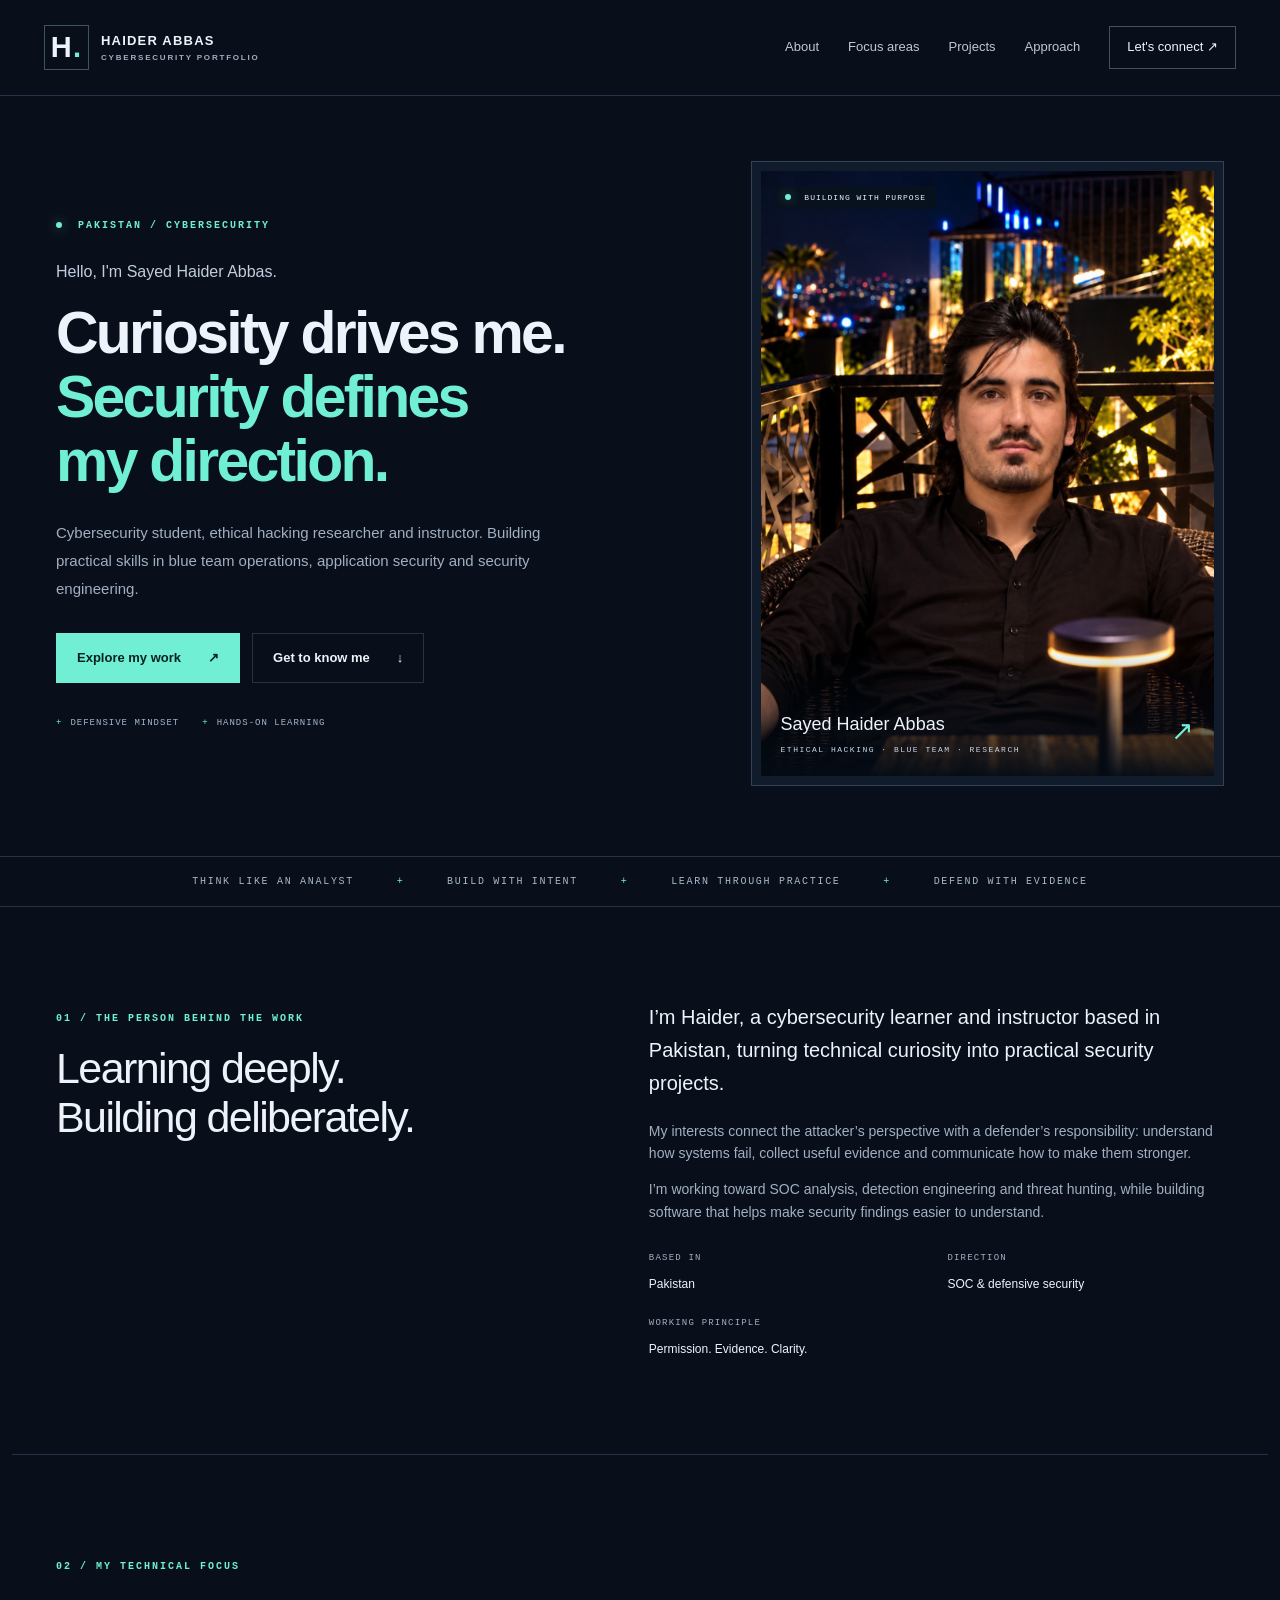
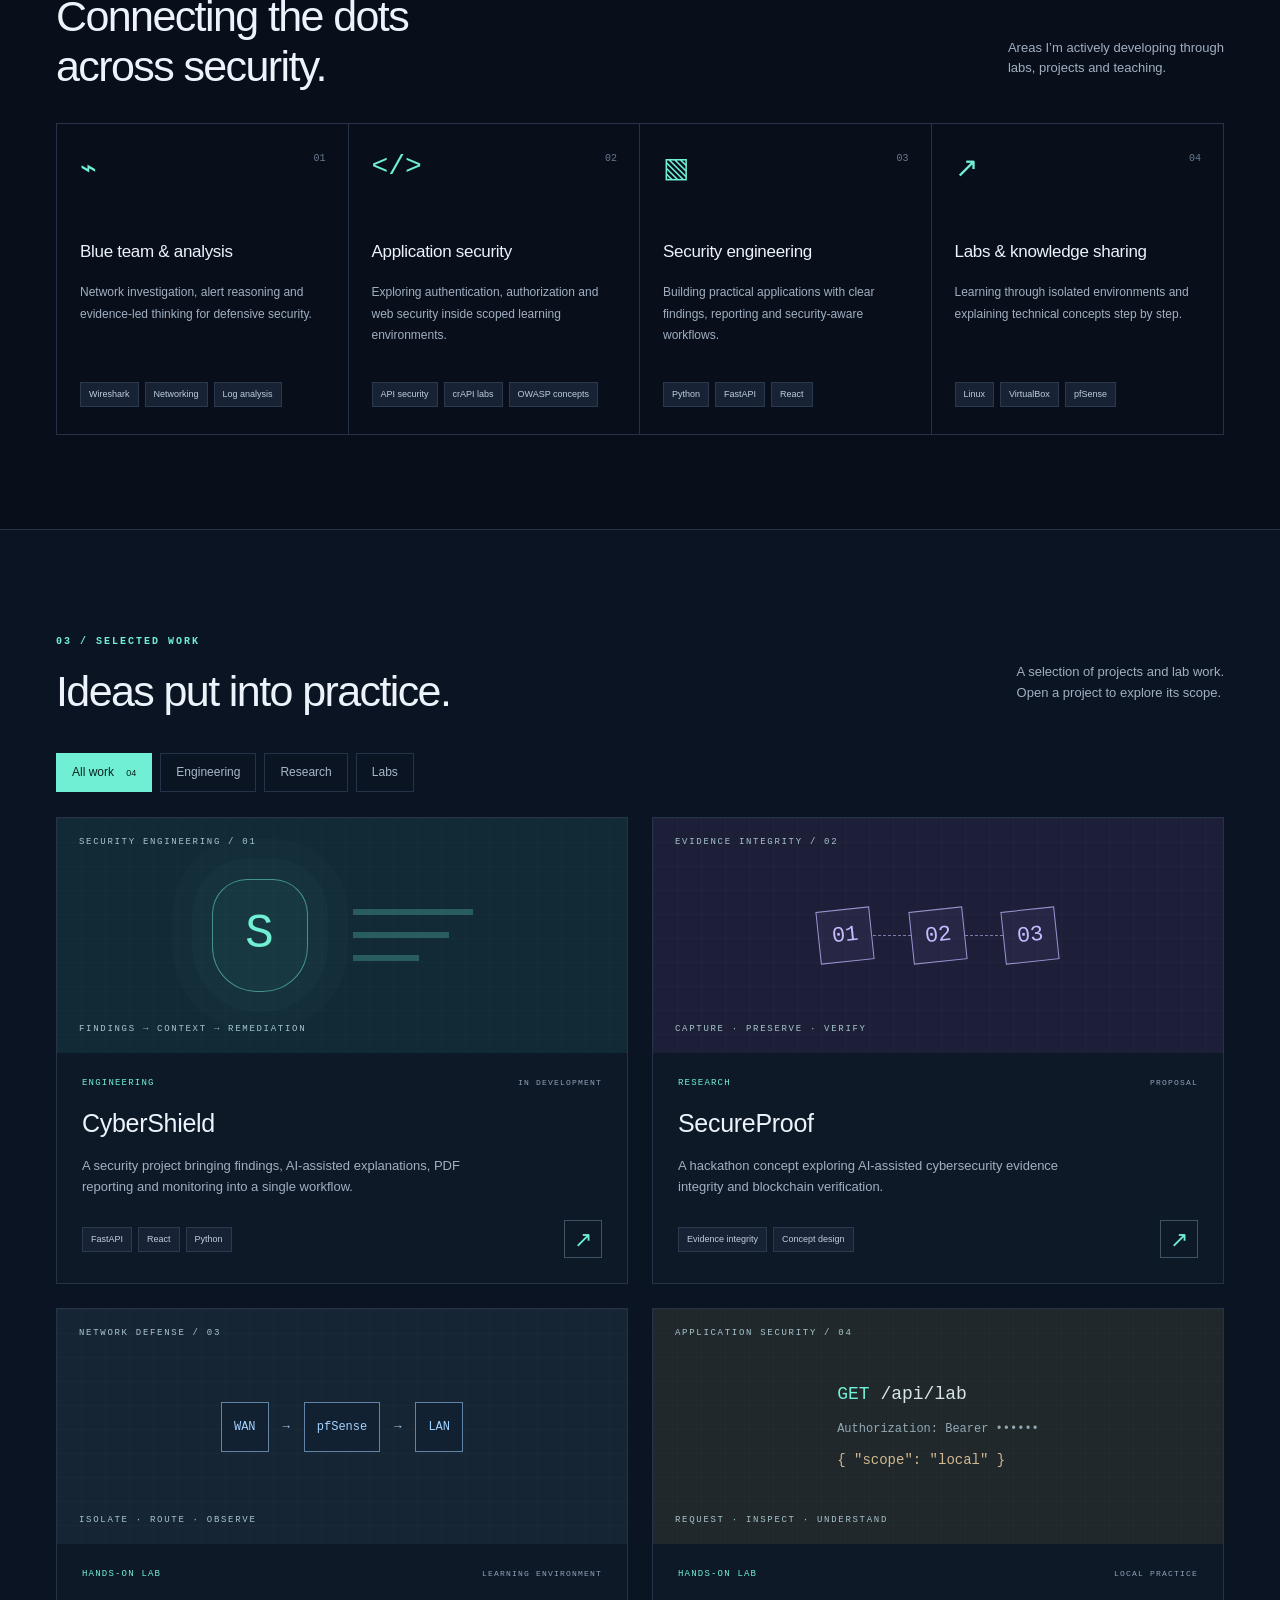
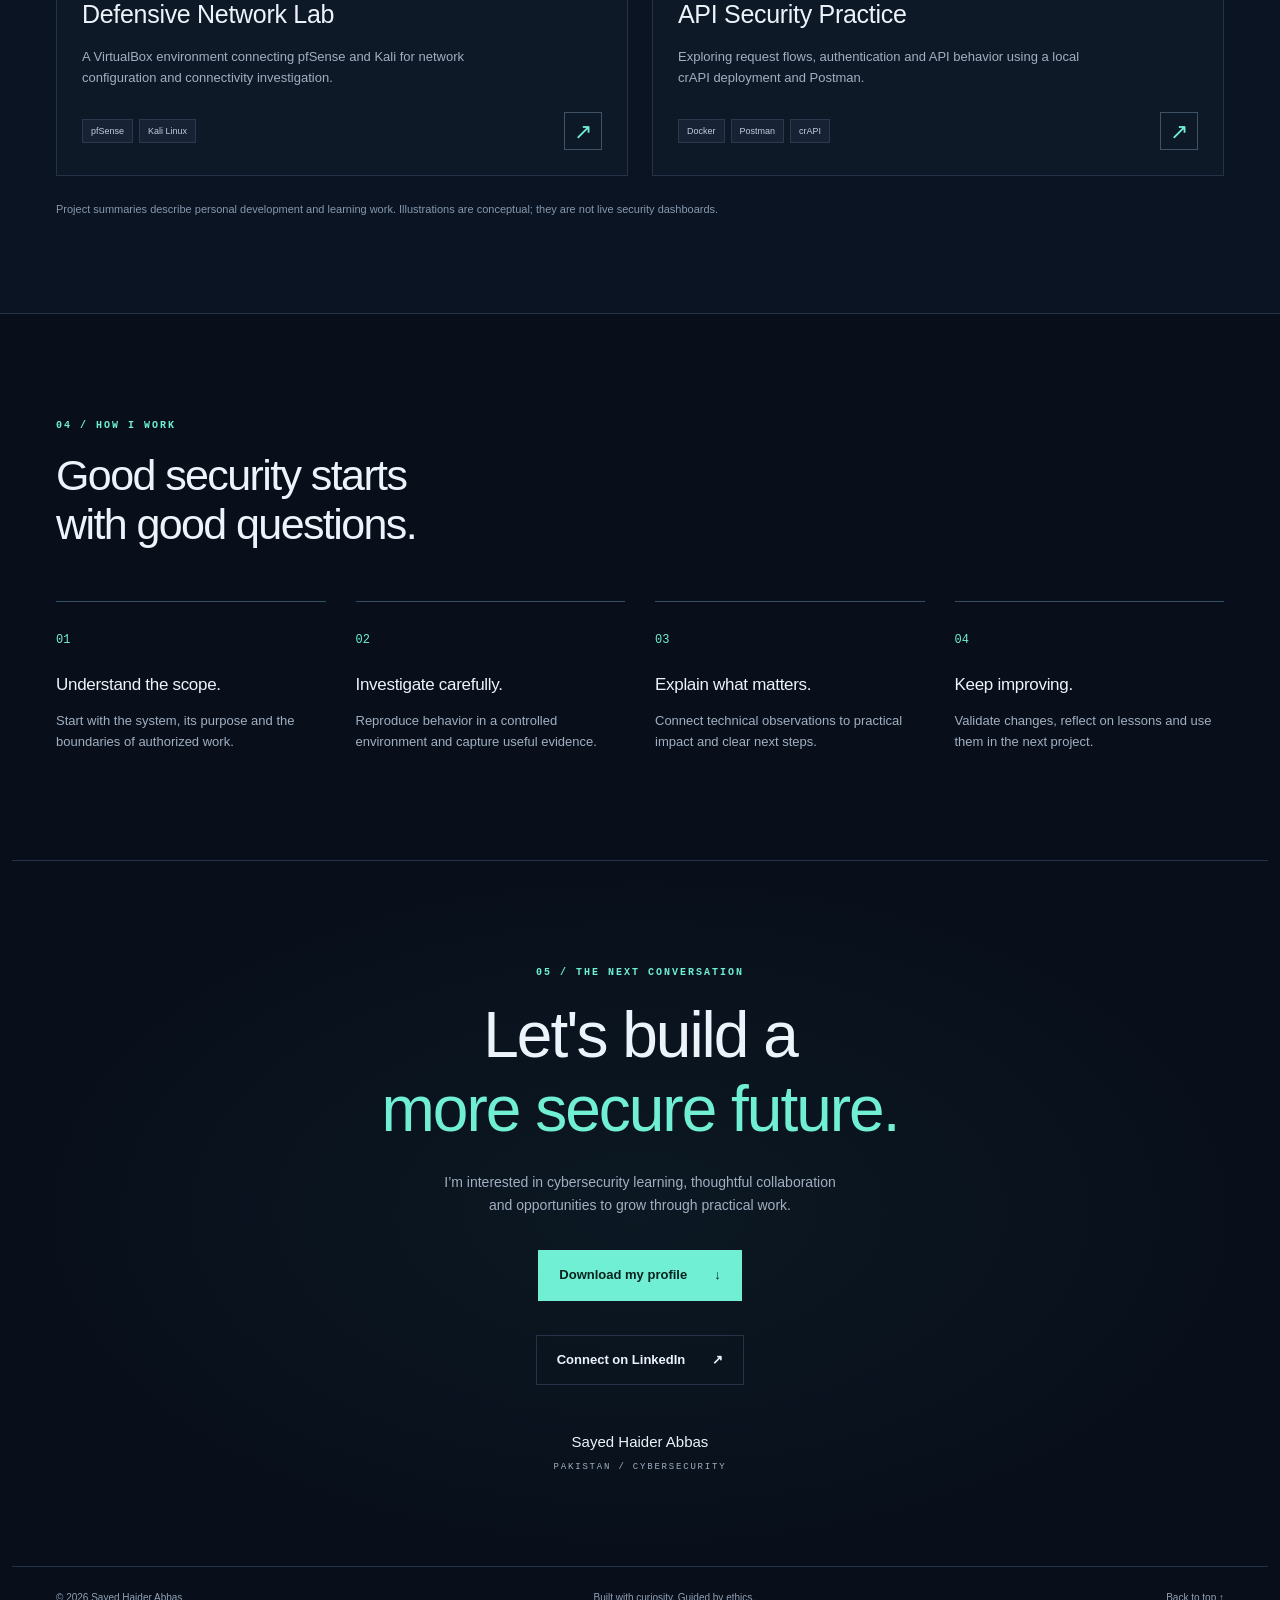
<file: index.html>
<!doctype html>
<html lang="en"><head><meta charset="utf-8"><meta name="viewport" content="width=device-width,initial-scale=1"><meta name="theme-color" content="#080f1b"><title>Sayed Haider Abbas | Cybersecurity Portfolio</title><meta name="description" content="Sayed Haider Abbas — cybersecurity student, ethical hacking researcher and instructor based in Pakistan. Explore defensive security labs and security engineering projects."><meta property="og:title" content="Sayed Haider Abbas | Cybersecurity"><meta property="og:description" content="Build. Investigate. Defend. Explore my security projects and hands-on learning."><meta property="og:type" content="website"><meta property="og:image" content="https://sayed-haider-abbas.netlify.app/haider-original.png"><link rel="icon" href="favicon.svg"><link rel="stylesheet" href="style.css"><script src="app.js" defer></script><meta name="google-site-verification" content="595CsqNgagB_1lZO5PYE0hehPntuXX_Xbtw60q3-r6g" />
<link rel="canonical" href="https://sayed-haider-abbas.netlify.app/">
<meta property="og:url" content="https://sayed-haider-abbas.netlify.app/">
</head>
<body><a class="skip" href="#main">Skip to content</a><header><a class="brand" href="#home" aria-label="Sayed Haider Abbas home"><span class="brand-icon">H<span>.</span></span><span>HAIDER ABBAS<small>CYBERSECURITY PORTFOLIO</small></span></a><button class="menu" aria-expanded="false" aria-controls="navigation">Menu <span>☰</span></button><nav id="navigation" aria-label="Main navigation"><a href="#about">About</a><a href="#expertise">Focus areas</a><a href="#projects">Projects</a><a href="#approach">Approach</a><a class="nav-cta" href="#connect">Let's connect ↗</a></nav></header>
<main id="main"><section class="hero wrap" id="home"><div class="hero-copy"><div class="eyebrow"><span class="dot"></span> PAKISTAN / CYBERSECURITY</div><p class="intro">Hello, I'm Sayed Haider Abbas.</p><h1>Curiosity drives me.<br><span>Security defines<br>my direction.</span></h1><p class="hero-description">Cybersecurity student, ethical hacking researcher and instructor. Building practical skills in blue team operations, application security and security engineering.</p><div class="actions"><a class="button primary" href="#projects">Explore my work <span>↗</span></a><a class="button secondary" href="#about">Get to know me <span>↓</span></a></div><div class="hero-tags"><span>DEFENSIVE MINDSET</span><span>HANDS-ON LEARNING</span></div></div><figure class="portrait"><img src="haider-original.png" alt="Sayed Haider Abbas seated outdoors at night, wearing a black shirt" width="1152" height="1536" fetchpriority="high"><div class="portrait-top"><span class="dot"></span> BUILDING WITH PURPOSE</div><figcaption><span>Sayed Haider Abbas<small>ETHICAL HACKING · BLUE TEAM · RESEARCH</small></span><span class="portrait-mark">↗</span></figcaption></figure></section>
<div class="ticker" aria-label="Areas of interest"><div>THINK LIKE AN ANALYST <span>+</span> BUILD WITH INTENT <span>+</span> LEARN THROUGH PRACTICE <span>+</span> DEFEND WITH EVIDENCE</div></div>
<section class="wrap section about" id="about"><div><p class="eyebrow">01 / THE PERSON BEHIND THE WORK</p><h2>Learning deeply.<br>Building deliberately.</h2></div><div><p class="large-copy">I’m Haider, a cybersecurity learner and instructor based in Pakistan, turning technical curiosity into practical security projects.</p><p>My interests connect the attacker’s perspective with a defender’s responsibility: understand how systems fail, collect useful evidence and communicate how to make them stronger.</p><p>I’m working toward SOC analysis, detection engineering and threat hunting, while building software that helps make security findings easier to understand.</p><div class="about-details"><div><small>BASED IN</small><strong>Pakistan</strong></div><div><small>DIRECTION</small><strong>SOC & defensive security</strong></div><div><small>WORKING PRINCIPLE</small><strong>Permission. Evidence. Clarity.</strong></div></div></div></section>
<section class="wrap section" id="expertise"><div class="section-head"><div><p class="eyebrow">02 / MY TECHNICAL FOCUS</p><h2>Connecting the dots<br>across security.</h2></div><p>Areas I’m actively developing through<br>labs, projects and teaching.</p></div><div class="focus-grid"><article><span class="icon">⌁</span><span class="index">01</span><h3>Blue team & analysis</h3><p>Network investigation, alert reasoning and evidence-led thinking for defensive security.</p><div class="chips"><span>Wireshark</span><span>Networking</span><span>Log analysis</span></div></article><article><span class="icon">&lt;/&gt;</span><span class="index">02</span><h3>Application security</h3><p>Exploring authentication, authorization and web security inside scoped learning environments.</p><div class="chips"><span>API security</span><span>crAPI labs</span><span>OWASP concepts</span></div></article><article><span class="icon">▧</span><span class="index">03</span><h3>Security engineering</h3><p>Building practical applications with clear findings, reporting and security-aware workflows.</p><div class="chips"><span>Python</span><span>FastAPI</span><span>React</span></div></article><article><span class="icon">↗</span><span class="index">04</span><h3>Labs & knowledge sharing</h3><p>Learning through isolated environments and explaining technical concepts step by step.</p><div class="chips"><span>Linux</span><span>VirtualBox</span><span>pfSense</span></div></article></div></section>
<section class="projects-section" id="projects"><div class="wrap section"><div class="section-head"><div><p class="eyebrow">03 / SELECTED WORK</p><h2>Ideas put into practice.</h2></div><p>A selection of projects and lab work.<br>Open a project to explore its scope.</p></div><div class="filters" role="group" aria-label="Filter projects"><button class="active" data-filter="all" aria-pressed="true">All work <span>04</span></button><button data-filter="engineering" aria-pressed="false">Engineering</button><button data-filter="research" aria-pressed="false">Research</button><button data-filter="labs" aria-pressed="false">Labs</button></div><div class="project-grid">
<article class="project featured" data-category="engineering"><div class="project-art shield-art" aria-hidden="true"><span class="art-label">SECURITY ENGINEERING / 01</span><div class="shield">S</div><div class="art-lines"><span></span><span></span><span></span></div><span class="art-bottom">FINDINGS → CONTEXT → REMEDIATION</span></div><div class="project-content"><div class="project-meta">ENGINEERING <span>IN DEVELOPMENT</span></div><h3>CyberShield</h3><p>A security project bringing findings, AI-assisted explanations, PDF reporting and monitoring into a single workflow.</p><div class="project-footer"><div class="chips"><span>FastAPI</span><span>React</span><span>Python</span></div><button class="project-open" data-project="cybershield" aria-label="Explore CyberShield">↗</button></div></div></article>
<article class="project" data-category="research"><div class="project-art proof-art" aria-hidden="true"><span class="art-label">EVIDENCE INTEGRITY / 02</span><div class="proof-nodes"><span>01</span><i></i><span>02</span><i></i><span>03</span></div><span class="art-bottom">CAPTURE · PRESERVE · VERIFY</span></div><div class="project-content"><div class="project-meta">RESEARCH <span>PROPOSAL</span></div><h3>SecureProof</h3><p>A hackathon concept exploring AI-assisted cybersecurity evidence integrity and blockchain verification.</p><div class="project-footer"><div class="chips"><span>Evidence integrity</span><span>Concept design</span></div><button class="project-open" data-project="secureproof" aria-label="Explore SecureProof">↗</button></div></div></article>
<article class="project" data-category="labs"><div class="project-art network-art" aria-hidden="true"><span class="art-label">NETWORK DEFENSE / 03</span><div class="network-nodes"><span>WAN</span><b>→</b><span>pfSense</span><b>→</b><span>LAN</span></div><span class="art-bottom">ISOLATE · ROUTE · OBSERVE</span></div><div class="project-content"><div class="project-meta">HANDS-ON LAB <span>LEARNING ENVIRONMENT</span></div><h3>Defensive Network Lab</h3><p>A VirtualBox environment connecting pfSense and Kali for network configuration and connectivity investigation.</p><div class="project-footer"><div class="chips"><span>pfSense</span><span>Kali Linux</span></div><button class="project-open" data-project="network" aria-label="Explore Defensive Network Lab">↗</button></div></div></article>
<article class="project" data-category="labs"><div class="project-art api-art" aria-hidden="true"><span class="art-label">APPLICATION SECURITY / 04</span><div class="api-code"><span>GET</span> /api/lab<br><small>Authorization: Bearer ••••••</small><br><strong>{ "scope": "local" }</strong></div><span class="art-bottom">REQUEST · INSPECT · UNDERSTAND</span></div><div class="project-content"><div class="project-meta">HANDS-ON LAB <span>LOCAL PRACTICE</span></div><h3>API Security Practice</h3><p>Exploring request flows, authentication and API behavior using a local crAPI deployment and Postman.</p><div class="project-footer"><div class="chips"><span>Docker</span><span>Postman</span><span>crAPI</span></div><button class="project-open" data-project="api" aria-label="Explore API Security Practice">↗</button></div></div></article></div><p class="project-note">Project summaries describe personal development and learning work. Illustrations are conceptual; they are not live security dashboards.</p></div></section>
<section class="wrap section" id="approach"><div class="section-head"><div><p class="eyebrow">04 / HOW I WORK</p><h2>Good security starts<br>with good questions.</h2></div></div><div class="steps"><article><span>01</span><h3>Understand the scope.</h3><p>Start with the system, its purpose and the boundaries of authorized work.</p></article><article><span>02</span><h3>Investigate carefully.</h3><p>Reproduce behavior in a controlled environment and capture useful evidence.</p></article><article><span>03</span><h3>Explain what matters.</h3><p>Connect technical observations to practical impact and clear next steps.</p></article><article><span>04</span><h3>Keep improving.</h3><p>Validate changes, reflect on lessons and use them in the next project.</p></article></div></section>
<section class="wrap connect section" id="connect"><p class="eyebrow">05 / THE NEXT CONVERSATION</p><h2>Let's build a<br><span>more secure future.</span></h2><p>I’m interested in cybersecurity learning, thoughtful collaboration<br>and opportunities to grow through practical work.</p><a class="button primary" href="profile.txt" download>Download my profile <span>↓</span></a><p><a class="button secondary" href="https://www.linkedin.com/in/sayed-haider-abbas-4849bb425/" target="_blank" rel="noopener noreferrer">Connect on LinkedIn <span aria-hidden="true">↗</span></a></p><div class="signature">Sayed Haider Abbas <span>PAKISTAN / CYBERSECURITY</span></div></section></main><footer class="wrap"><span>© <span id="year">2026</span> Sayed Haider Abbas</span><span>Built with curiosity. Guided by ethics.</span><a href="#home">Back to top ↑</a></footer>
<dialog id="project-dialog" aria-labelledby="dialog-title"><button class="close" aria-label="Close project details">×</button><p class="eyebrow" id="dialog-category"></p><h2 id="dialog-title"></h2><p id="dialog-description"></p><h3>Project scope</h3><ul id="dialog-points"></ul><div class="dialog-note" id="dialog-status"></div><button class="button secondary close-bottom">Back to projects</button></dialog></body></html>
</file>
<file: style.css>
:root{--bg:#080f1b;--surface:#101b2b;--text:#edf3fa;--muted:#a1afc1;--line:#253247;--accent:#70efd5}*{box-sizing:border-box}html{scroll-behavior:smooth;scroll-padding-top:100px}body{margin:0;background:var(--bg);color:var(--text);font-family:Arial,Helvetica,sans-serif;line-height:1.6}a{color:inherit;text-decoration:none}button{font:inherit;cursor:pointer}button,a{-webkit-tap-highlight-color:transparent}button:focus-visible,a:focus-visible{outline:3px solid var(--accent);outline-offset:5px}.wrap{max-width:1256px;margin:auto;padding-left:44px;padding-right:44px}header{max-width:1360px;margin:auto;padding:25px 44px;display:flex;align-items:center;justify-content:space-between;border-bottom:1px solid var(--line);gap:24px}.brand{display:flex;align-items:center;gap:12px;font-size:13px;letter-spacing:1.2px;font-weight:700}.brand small{display:block;font-size:8px;letter-spacing:1.8px;color:var(--muted)}.brand-icon{font-size:29px;border:1px solid #3c5365;width:45px;height:45px;text-align:center;line-height:42px}.brand-icon span{color:var(--accent)}nav{display:flex;align-items:center;gap:29px;font-size:13px;color:#bdc8d6}nav a:hover{color:var(--accent)}.nav-cta{border:1px solid #415165;padding:10px 17px;color:var(--text)}.menu{display:none}.hero{display:grid;grid-template-columns:1.15fr .85fr;gap:54px;align-items:center;padding-top:65px;padding-bottom:70px}.eyebrow{font:10px/1.6 'Courier New',monospace;letter-spacing:2px;color:var(--accent);font-weight:bold}.dot{width:6px;height:6px;background:var(--accent);display:inline-block;border-radius:50%;box-shadow:0 0 12px #70efd57a;margin-right:8px}.intro{font-size:16px;margin:25px 0 16px;color:#c2cddd}h1{font-size:clamp(37px,4.6vw,62px);font-weight:600;letter-spacing:-2.7px;line-height:1.09;margin:0}h1 span{color:var(--accent)}.hero-description{max-width:510px;font-size:15px;color:var(--muted);margin:26px 0 30px;line-height:1.85}.actions{display:flex;gap:12px;flex-wrap:wrap}.button{display:inline-flex;justify-content:space-between;align-items:center;gap:27px;padding:14px 20px;font-size:13px;font-weight:700;border:1px solid var(--line);transition:transform .2s,background .2s}.button:hover{transform:translateY(-3px)}.primary{background:var(--accent);border-color:var(--accent);color:#08231e}.secondary{background:transparent;color:var(--text)}.hero-tags{display:flex;gap:23px;margin-top:35px;font:9px 'Courier New',monospace;color:#a4b6cb;letter-spacing:1px}.hero-tags span:before{content:'+';color:var(--accent);margin-right:8px}.portrait{position:relative;margin:0;border:1px solid #344256;padding:9px;background:#101c2b}.portrait img{display:block;width:100%;height:auto}.portrait-top{position:absolute;top:24px;left:23px;background:#09121cdb;padding:7px 10px;font:8px 'Courier New',monospace;letter-spacing:1px}.portrait figcaption{position:absolute;left:9px;right:9px;bottom:9px;background:linear-gradient(transparent,#030b15f5);padding:60px 20px 22px;display:flex;align-items:center;justify-content:space-between;font-size:18px}.portrait small{display:block;color:#c9d7e6;letter-spacing:1.5px;font:8px 'Courier New',monospace;margin-top:6px}.portrait-mark{font-size:27px;color:var(--accent)}.ticker{border-block:1px solid var(--line);color:#a8b8ca;padding:19px 22px;text-align:center;font:10px 'Courier New',monospace;letter-spacing:1.7px}.ticker span{color:var(--accent);margin:0 35px}.section{padding-top:94px;padding-bottom:94px}.about{display:grid;grid-template-columns:1fr 1.1fr;gap:70px;border-bottom:1px solid var(--line)}h2{font-size:clamp(30px,3.5vw,43px);font-weight:500;letter-spacing:-1.6px;line-height:1.16;margin:17px 0 25px}.about p:not(.eyebrow){color:var(--muted);font-size:14px}.about p.large-copy{font-size:20px;line-height:1.65;color:var(--text);margin-top:0}.about-details{display:grid;grid-template-columns:1fr 1fr;gap:22px;margin-top:30px}.about-details small{display:block;font:9px 'Courier New',monospace;letter-spacing:1.2px;color:var(--muted);margin-bottom:7px}.about-details strong{font-size:12px;font-weight:500}.section-head{display:flex;align-items:end;justify-content:space-between;gap:30px;margin-bottom:31px}.section-head h2{margin-bottom:0}.section-head>p{font-size:13px;color:var(--muted)}.focus-grid{display:grid;grid-template-columns:repeat(4,1fr);border:1px solid var(--line)}.focus-grid article{position:relative;padding:27px 23px;border-right:1px solid var(--line)}.focus-grid article:last-child{border-right:0}.icon{display:block;font:28px monospace;color:var(--accent);height:70px}.index{position:absolute;top:29px;right:22px;color:#68798e;font:10px monospace}h3{font-size:17px;font-weight:500;letter-spacing:-.3px}.focus-grid p{font-size:12px;color:var(--muted);line-height:1.8;min-height:88px}.chips{display:flex;flex-wrap:wrap;gap:6px}.chips span{font-size:9px;padding:4px 8px;background:#172335;color:#bfcddd;border:1px solid #2a394d}.projects-section{background:#0b1422;border-block:1px solid var(--line)}.filters{display:flex;gap:8px;flex-wrap:wrap;margin:36px 0 25px}.filters button{border:1px solid var(--line);color:#a7b7ca;background:transparent;padding:9px 15px;font-size:12px}.filters button.active{background:var(--accent);color:#07251f;border-color:var(--accent)}.filters span{font-size:9px;margin-left:9px}.project-grid{display:grid;grid-template-columns:1fr 1fr;gap:24px}.project{border:1px solid var(--line);background:#0e1928;transition:border-color .2s}.project:hover{border-color:#587485}.project[hidden]{display:none}.project-art{height:235px;position:relative;display:flex;align-items:center;justify-content:center;overflow:hidden;background-color:#112a36;background-image:linear-gradient(#ffffff04 1px,transparent 1px),linear-gradient(90deg,#ffffff04 1px,transparent 1px);background-size:24px 24px}.art-label,.art-bottom{position:absolute;left:22px;font:9px 'Courier New',monospace;letter-spacing:1.7px;color:#a7c6cf}.art-label{top:19px}.art-bottom{bottom:19px}.shield{width:96px;height:113px;border:1px solid #70efd580;border-radius:35px 35px 45px 45px;background:#70efd512;font:48px/108px monospace;text-align:center;color:var(--accent);box-shadow:0 0 0 20px #70efd506,0 0 0 40px #70efd504}.art-lines{margin-left:45px;width:120px}.art-lines span{display:block;height:6px;margin:17px 0;background:#70efd540}.art-lines span:nth-child(2){width:80%}.art-lines span:nth-child(3){width:55%}.proof-art{background-color:#1d1e38}.proof-nodes{display:flex;align-items:center}.proof-nodes span{border:1px solid #9a93d1;padding:13px;font:22px monospace;color:#c4bbff;transform:rotate(-6deg);background:#b09cf011}.proof-nodes i{width:38px;border-top:1px dashed #827aa7}.network-art{background-color:#162534}.network-nodes{display:flex;align-items:center;gap:14px;font:12px monospace;color:#a1d1ff}.network-nodes span{padding:17px 12px;border:1px solid #6184a6;background:#122131}.network-nodes b{font-weight:normal}.api-art{background-color:#20282b}.api-code{font:18px/1.8 monospace;color:#d7e5eb}.api-code span{color:var(--accent)}.api-code small{font-size:12px;color:#92a8b3}.api-code strong{font-size:14px;color:#d1b991;font-weight:400}.project-content{padding:25px}.project-meta{font:9px monospace;letter-spacing:1.2px;color:var(--accent);display:flex;justify-content:space-between;gap:12px}.project-meta span{color:#91a3b9;font-size:8px}.project h3{font-size:25px;margin:15px 0 10px}.project p{font-size:13px;color:var(--muted);max-width:420px}.project-footer{display:flex;align-items:center;justify-content:space-between;gap:16px;margin-top:23px}.project-open{border:1px solid #405366;background:transparent;color:var(--accent);width:38px;height:38px;flex-shrink:0;font-size:22px}.project-open:hover{background:#70efd518}.project-note{font-size:11px;color:#8598af;margin:25px 0 0}.steps{display:grid;grid-template-columns:repeat(4,1fr);gap:30px;padding-top:20px}.steps article{border-top:1px solid #355064;padding-top:23px}.steps span{color:var(--accent);font:12px monospace}.steps h3{margin:20px 0 12px}.steps p{font-size:13px;color:var(--muted)}.connect{border-top:1px solid var(--line);text-align:center;background:radial-gradient(ellipse at center,#142d344d,transparent 70%)}.connect h2{font-size:clamp(37px,5vw,64px);letter-spacing:-2px}.connect h2 span{color:var(--accent)}.connect>p:not(.eyebrow){color:var(--muted);font-size:14px}.connect .button{margin-top:20px}.connect p.contact-note{font-size:11px;color:#899bb0;margin-top:18px}.signature{font-size:15px;margin-top:45px}.signature span{display:block;font:9px monospace;letter-spacing:1.8px;color:var(--muted);margin-top:8px}footer{border-top:1px solid var(--line);padding-top:23px;padding-bottom:23px;display:flex;justify-content:space-between;gap:20px;font-size:10px;color:#90a1b5}dialog{background:#101c2c;color:var(--text);border:1px solid #3c566b;max-width:650px;width:calc(100% - 32px);padding:40px;max-height:85vh;overflow:auto}dialog::backdrop{background:#020710d9;backdrop-filter:blur(5px)}dialog h2{font-size:35px}dialog p,dialog li{font-size:14px;color:#b9c8d8}dialog li{margin:10px 0}dialog ul{padding-left:20px}.close{position:absolute;right:14px;top:8px;color:white;background:none;border:0;font-size:30px}.dialog-note{font-size:12px;color:var(--accent);padding:15px;background:#70efd509;border-left:2px solid var(--accent);margin:25px 0}.skip{position:fixed;top:-80px;background:var(--accent);color:#06271e;z-index:10;padding:12px}.skip:focus{top:0}body.modal-open{overflow:hidden}@media(min-width:1400px){.hero{gap:80px}}@media(max-width:1000px){.wrap{padding-left:30px;padding-right:30px}header{padding:20px 30px}nav{gap:18px}.hero{gap:30px}h1{letter-spacing:-1.8px}.hero-tags{font-size:8px;gap:12px}.focus-grid{grid-template-columns:1fr 1fr}.focus-grid article:nth-child(2){border-right:0}.focus-grid article:nth-child(-n+2){border-bottom:1px solid var(--line)}.focus-grid p{min-height:0}.ticker span{margin:0 12px}.about{gap:35px}.steps{gap:20px}}@media(max-width:720px){header{padding:18px 22px;position:relative}.brand{font-size:11px}.brand small{font-size:7px}.menu{display:block;background:none;border:1px solid #3d4e63;color:var(--text);padding:7px 11px;font-size:12px}.menu span{margin-left:8px}nav{display:none;position:absolute;top:83px;left:0;right:0;background:#101b2b;padding:22px;z-index:5;border-bottom:1px solid var(--line);flex-direction:column;align-items:stretch}nav.open{display:flex}.wrap{padding-left:23px;padding-right:23px}.hero{grid-template-columns:1fr;padding-top:38px;padding-bottom:40px;gap:36px}.hero-copy{max-width:580px}h1{font-size:clamp(37px,8.5vw,57px)}.intro{margin-top:20px;font-size:14px}.hero-description{font-size:14px}.hero-tags{font-size:8px;margin-top:25px}.portrait{max-width:430px;width:100%;margin:auto}.ticker{font-size:8px;line-height:2.5}.ticker span{margin:0 10px}.section{padding-top:58px;padding-bottom:58px}.about{grid-template-columns:1fr;gap:10px}.section-head{align-items:start;flex-direction:column;gap:8px}.section-head>p br{display:none}.focus-grid article{padding:22px 17px}.focus-grid h3{font-size:16px}.project-grid{grid-template-columns:1fr}.project-art{height:225px}.project-content{padding:22px}.steps{grid-template-columns:1fr 1fr;gap:25px}.connect>p br{display:none}footer{flex-wrap:wrap;font-size:10px}footer>span:nth-child(2){display:none}dialog{padding:32px 23px}dialog h2{font-size:29px}}@media(prefers-reduced-motion:reduce){html{scroll-behavior:auto}*{transition:none!important}}
</file>
